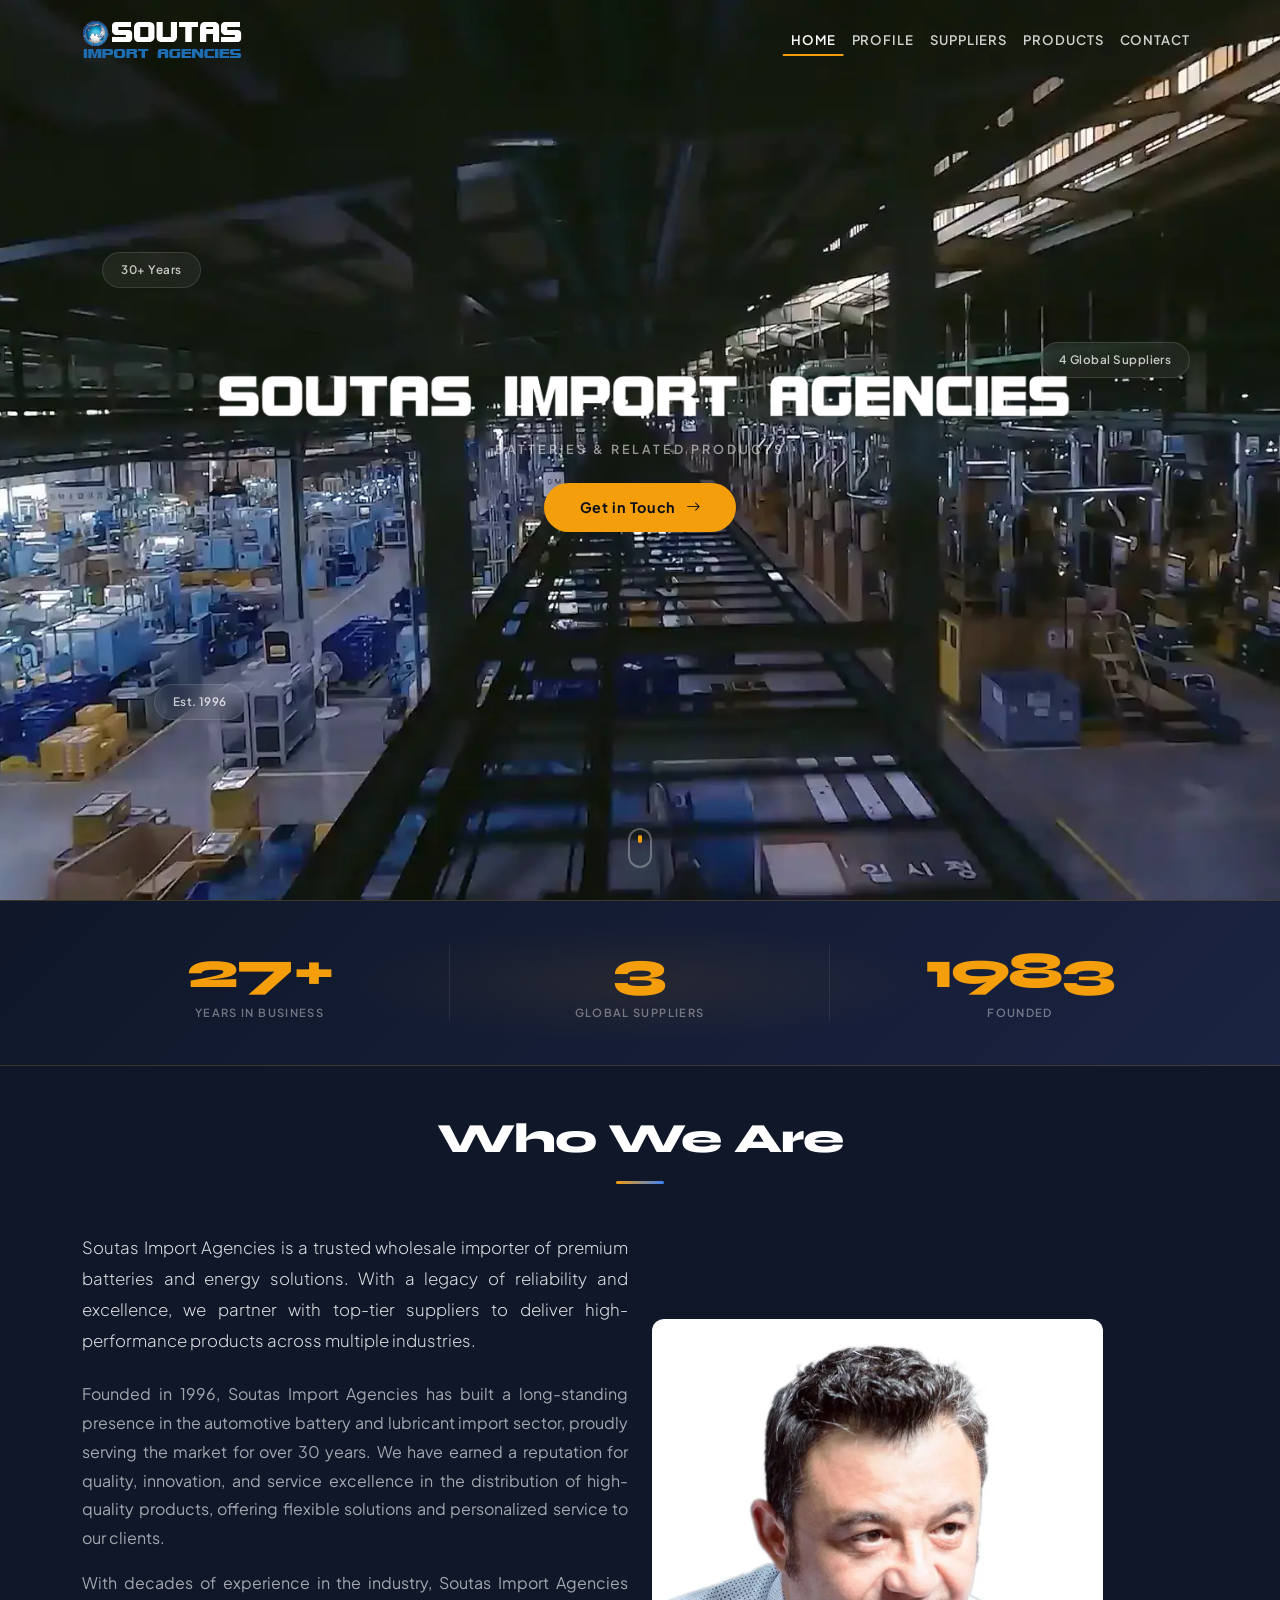
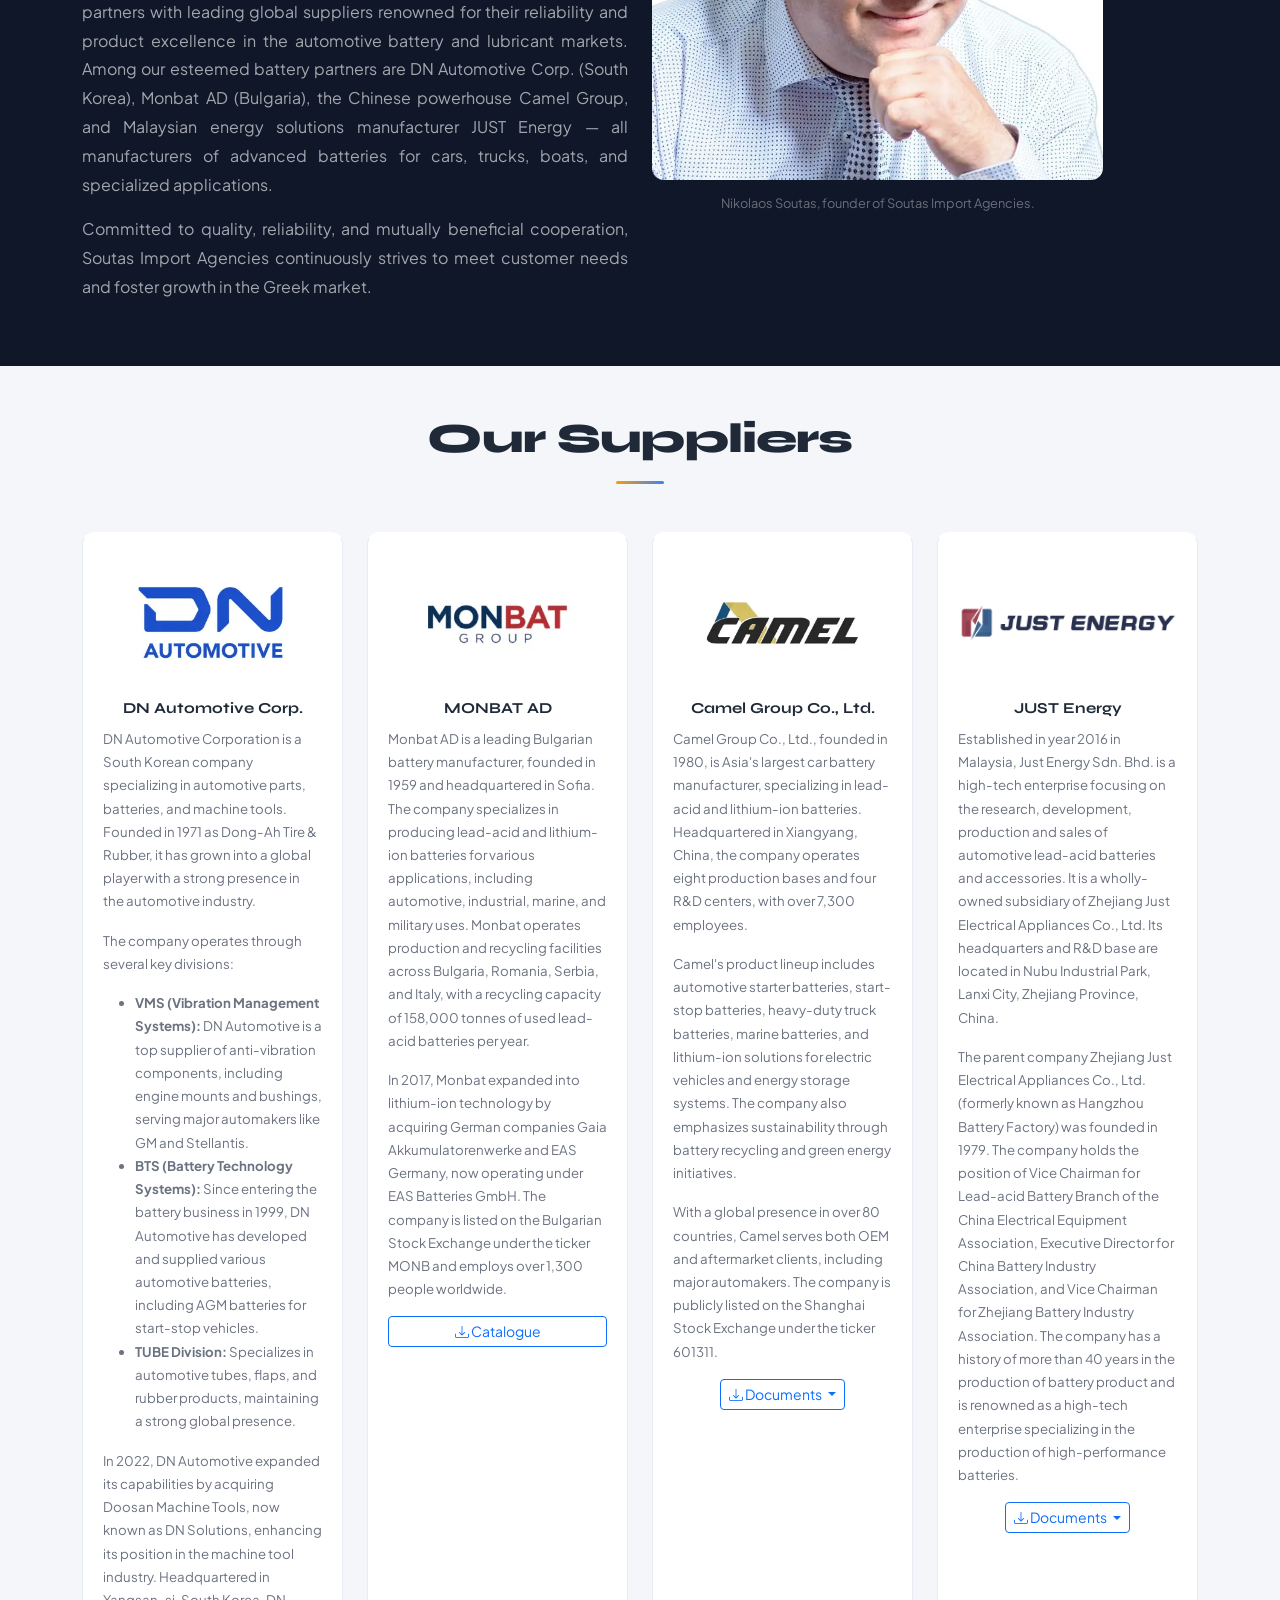
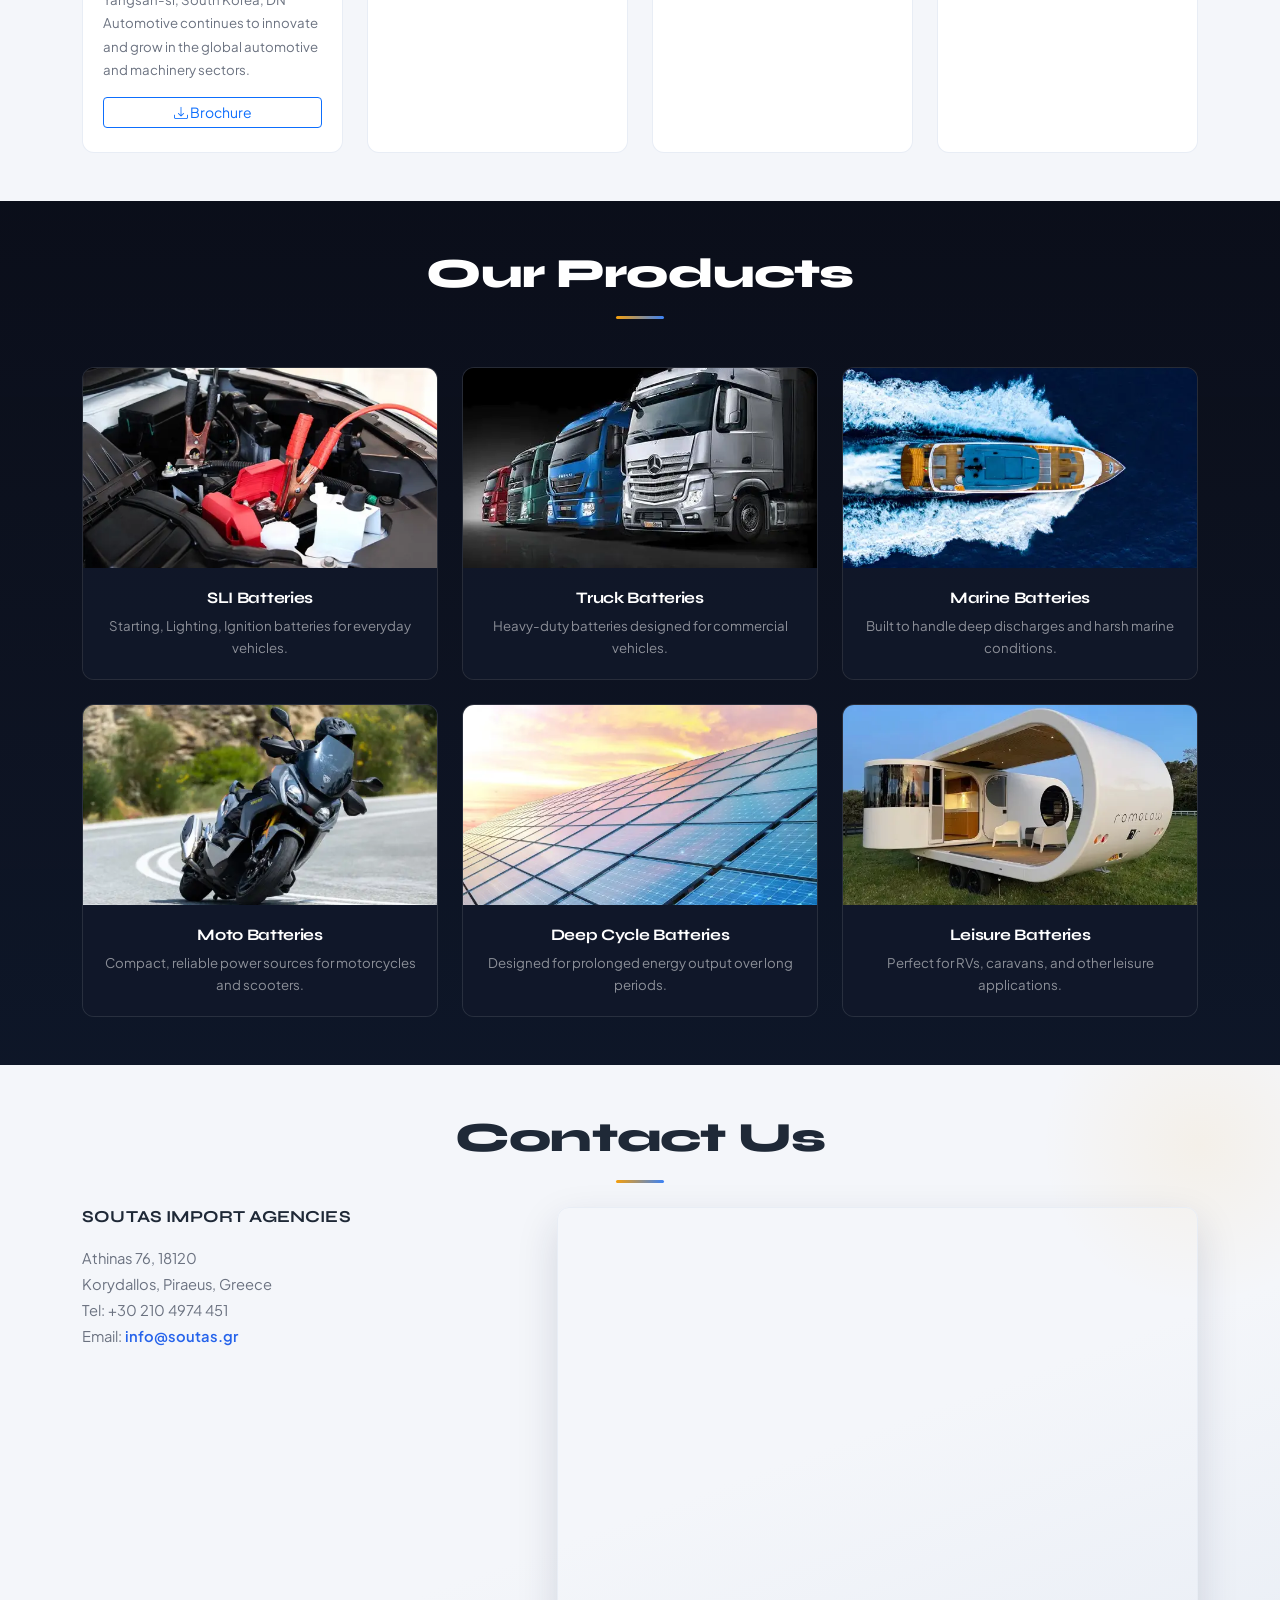
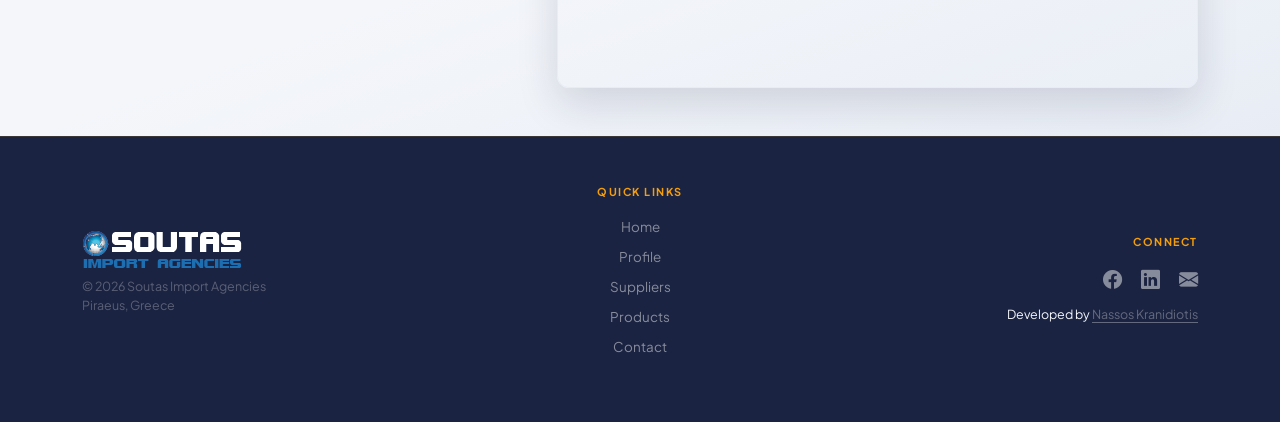
<file: index.html>
<!DOCTYPE html>
<html lang="en">
<head>
  <meta charset="UTF-8" />
  <meta name="viewport" content="width=device-width, initial-scale=1.0" />
  <title>Soutas Import Agencies</title>
  <meta name="title" content="Soutas Import Agencies – Batteries & Lubricants Importer">
  <meta name="description" content="Soutas Import Agencies imports and distributes high-quality batteries and lubricants from leading global suppliers across Greece, Cyprus, and the Balkans.">

  <meta name="keywords" content="batteries, lubricants, automotive, truck batteries, marine batteries, import, Greece, Cyprus, Balkans">
  <meta name="author" content="Soutas Import Agencies">

  <!-- Open Graph Meta Tags -->
  <meta property="og:title" content="Soutas Import Agencies – Batteries & Lubricants Importer">
  <meta property="og:description" content="Over 35 years of experience importing and distributing premium batteries and lubricants. Partners with DN, Monbat, Camel, and JUST Energy.">
  <meta property="og:type" content="business.business">
  <meta property="og:locale" content="en_US">

  <!-- Favicon -->
  <link rel="icon" href="assets/favicon.ico" type="image/x-icon">

  <!-- Bootstrap CSS -->
  <link
    href="https://cdn.jsdelivr.net/npm/bootstrap@5.3.3/dist/css/bootstrap.min.css"
    rel="stylesheet"
  />

  <!-- Google Fonts -->
  <link rel="preconnect" href="https://fonts.googleapis.com">
  <link rel="preconnect" href="https://fonts.gstatic.com" crossorigin>
  <link href="https://fonts.googleapis.com/css2?family=Syne:wght@600;700;800&family=Plus+Jakarta+Sans:wght@400;500;600;700&display=swap" rel="stylesheet">

  <!-- Custom CSS -->
  <link rel="stylesheet" href="style.css" />

  <!-- Bootstrap Icons -->
  <link rel="stylesheet" href="https://cdn.jsdelivr.net/npm/bootstrap-icons@1.10.5/font/bootstrap-icons.css">

  <!-- AOS (Animate On Scroll) CSS -->
  <link href="https://cdn.jsdelivr.net/npm/aos@2.3.4/dist/aos.css" rel="stylesheet">

  <!-- Structured Data (JSON-LD) -->
  <script type="application/ld+json">
  {
    "@context": "https://schema.org",
    "@type": "LocalBusiness",
    "name": "Soutas Import Agencies",
    "image": "https://soutas.gr/assets/logo.png",
    "description": "Trusted importer and distributor of premium batteries and lubricants with over 35 years of experience.",
    "address": {
      "@type": "PostalAddress",
      "streetAddress": "Athinas 76",
      "addressLocality": "Korydallos, Piraeus",
      "postalCode": "18120",
      "addressCountry": "GR"
    },
    "telephone": "+30 210 4974 451",
    "email": "info@soutas.gr",
    "url": "https://soutas.gr",
    "sameAs": [
      "https://www.facebook.com/soutas.import",
      "https://www.linkedin.com/company/soutas-import-agencies"
    ],
    "priceRange": "$$",
    "areaServed": ["GR", "CY", "BG", "RS", "RO"],
    "foundingDate": "1994"
  }
  </script>

</head>
<body>

  <!-- Scroll Progress Bar -->
  <div id="scroll-progress"></div>

  <!-- Video Background -->
  <video class="video-background" autoplay muted loop playsinline poster="assets/video-poster.webp" preload="auto" aria-label="Background video of battery products">
    <source src="assets/hero.mp4" type="video/mp4" />
    Your browser does not support HTML5 video.
  </video>

  <!-- Navbar -->
  <nav class="navbar navbar-expand-lg navbar-dark fixed-top custom-navbar">
    <div class="container">
      <a class="navbar-brand d-flex align-items-center gap-2" href="#home">
        <img src="assets/logo.png" alt="Soutas Logo" height="40" loading="lazy">
      </a>
      <button
        class="navbar-toggler"
        type="button"
        data-bs-toggle="collapse"
        data-bs-target="#navbarNav"
        aria-controls="navbarNav"
        aria-expanded="false"
        aria-label="Toggle navigation"
      >
        <span class="navbar-toggler-icon"></span>
      </button>

      <div class="collapse navbar-collapse justify-content-end" id="navbarNav">
        <ul class="navbar-nav">
          <li class="nav-item">
            <a class="nav-link" href="#home">Home</a>
          </li>
          <li class="nav-item">
            <a class="nav-link" href="#profile">Profile</a>
          </li>
          <li class="nav-item">
            <a class="nav-link" href="#suppliers">Suppliers</a>
          </li>
          <li class="nav-item">
            <a class="nav-link" href="#products">Products</a>
          </li>
          <li class="nav-item">
            <a class="nav-link" href="#contact">Contact</a>
          </li>
        </ul>
      </div>
    </div>
  </nav>


  <!-- Hero Section -->
  <section id="home" class="hero-section min-vh-100 d-flex align-items-center justify-content-center text-white">
    <div class="hero-content text-center">
      <img src="assets/companyname.png" alt="Soutas Import Agencies" class="hero-logo img-fluid" loading="lazy">
      <p class="hero-tagline">BATTERIES &amp; RELATED PRODUCTS</p>
      <a href="#contact" class="btn btn-hero mt-4">Get in Touch <i class="bi bi-arrow-right ms-1"></i></a>
    </div>
    <!-- Floating stat chips -->
    <div class="hero-chips" aria-hidden="true">
      <div class="hero-chip">30+ Years</div>
      <div class="hero-chip">4 Global Suppliers</div>
      <div class="hero-chip">Est. 1996</div>
    </div>
    <!-- Scroll indicator -->
    <div class="scroll-indicator" aria-hidden="true">
      <span></span>
    </div>
  </section>


  <!-- Stats Bar -->
  <div class="stats-bar" data-aos="fade-up">
    <div class="container">
      <div class="row text-center">
        <div class="stat-item col-4">
          <span class="stat-number" data-target="30" data-suffix="+">0</span>
          <span class="stat-label">Years in Business</span>
        </div>
        <div class="stat-item col-4">
          <span class="stat-number" data-target="4">0</span>
          <span class="stat-label">Global Suppliers</span>
        </div>
        <div class="stat-item col-4">
          <span class="stat-number" data-target="1996">0</span>
          <span class="stat-label">Founded</span>
        </div>
      </div>
    </div>
  </div>


  <!-- Profile Section -->
  <section id="profile" class="profile-section py-5" data-aos="fade-up">
    <div class="container">
      <h2 class="section-heading mb-5 text-center">Who We Are</h2>
      <div class="row align-items-center">

        <!-- Text Column -->
        <div class="col-md-6 text-justify">
          <p class="lead">
            Soutas Import Agencies is a trusted wholesale importer of premium batteries and energy solutions.
            With a legacy of reliability and excellence, we partner with top-tier suppliers to deliver high-performance products across multiple industries.
          </p>
          <p>
            Founded in 1996, Soutas Import Agencies has built a long-standing presence in the automotive battery and lubricant import sector, proudly serving the market for over 30 years. We have earned a reputation for quality, innovation, and service excellence in the distribution of high-quality products, offering flexible solutions and personalized service to our clients.
          </p>
          <p>
            With decades of experience in the industry, Soutas Import Agencies partners with leading global suppliers renowned for their reliability and product excellence in the automotive battery and lubricant markets. Among our esteemed battery partners are DN Automotive Corp. (South Korea), Monbat AD (Bulgaria), the Chinese powerhouse Camel Group, and Malaysian energy solutions manufacturer JUST Energy — all manufacturers of advanced batteries for cars, trucks, boats, and specialized applications.
          </p>
          <p>
            Committed to quality, reliability, and mutually beneficial cooperation, Soutas Import Agencies continuously strives to meet customer needs and foster growth in the Greek market.
          </p>
        </div>

        <!-- Image Column -->
        <div class="col-md-5 text-center">
          <div class="founder-img-wrap">
            <img src="assets/founder.webp" alt="Nikolaos Soutas, founder of Soutas Import Agencies" class="img-fluid" loading="lazy">
            <p class="founder-caption">Nikolaos Soutas, founder of Soutas Import Agencies.</p>
          </div>
        </div>

      </div>
    </div>
  </section>


  <!-- Suppliers Section -->
  <section id="suppliers" class="py-5">
    <div class="container">
      <h2 class="section-heading mb-5 text-center">Our Suppliers</h2>
      <div class="row gx-4 gy-4 text-center justify-content-center">

        <!-- Supplier 1 -->
        <div class="col-md-3 supplier-card" data-aos="fade-up" data-aos-delay="0">
          <div class="card">
            <img src="assets/dn.webp" alt="DN Automotive Corp." class="img-fluid mb-3" loading="lazy">
            <h5>DN Automotive Corp.</h5>
            <p class="text-justify">DN Automotive Corporation is a South Korean company specializing in automotive parts, batteries, and machine tools. Founded in 1971 as Dong-Ah Tire &amp; Rubber, it has grown into a global player with a strong presence in the automotive industry.</p>
            <p class="text-justify">The company operates through several key divisions:</p>
            <ul class="text-justify">
              <li><strong>VMS (Vibration Management Systems):</strong> DN Automotive is a top supplier of anti-vibration components, including engine mounts and bushings, serving major automakers like GM and Stellantis.</li>
              <li><strong>BTS (Battery Technology Systems):</strong> Since entering the battery business in 1999, DN Automotive has developed and supplied various automotive batteries, including AGM batteries for start-stop vehicles.</li>
              <li><strong>TUBE Division:</strong> Specializes in automotive tubes, flaps, and rubber products, maintaining a strong global presence.</li>
            </ul>
            <p class="text-justify">In 2022, DN Automotive expanded its capabilities by acquiring Doosan Machine Tools, now known as DN Solutions, enhancing its position in the machine tool industry. Headquartered in Yangsan-si, South Korea, DN Automotive continues to innovate and grow in the global automotive and machinery sectors.</p>
            <a href="assets/documents/dn/brochure.pdf" class="btn btn-outline-primary btn-sm" download>
              <i class="bi bi-download"></i> Brochure
            </a>
          </div>
        </div>

        <!-- Supplier 2 -->
        <div class="col-md-3 supplier-card" data-aos="fade-up" data-aos-delay="100">
          <div class="card">
            <img src="assets/monbat.webp" alt="MONBAT AD" class="img-fluid mb-3" loading="lazy">
            <h5>MONBAT AD</h5>
            <p class="text-justify">Monbat AD is a leading Bulgarian battery manufacturer, founded in 1959 and headquartered in Sofia. The company specializes in producing lead-acid and lithium-ion batteries for various applications, including automotive, industrial, marine, and military uses. Monbat operates production and recycling facilities across Bulgaria, Romania, Serbia, and Italy, with a recycling capacity of 158,000 tonnes of used lead-acid batteries per year.</p>
            <p class="text-justify">In 2017, Monbat expanded into lithium-ion technology by acquiring German companies Gaia Akkumulatorenwerke and EAS Germany, now operating under EAS Batteries GmbH. The company is listed on the Bulgarian Stock Exchange under the ticker MONB and employs over 1,300 people worldwide.</p>
            <a href="assets/documents/monbat/Catalogue%20Automotive.pdf" class="btn btn-outline-primary btn-sm" download>
              <i class="bi bi-download"></i> Catalogue
            </a>
          </div>
        </div>

        <!-- Supplier 3 -->
        <div class="col-md-3 supplier-card" data-aos="fade-up" data-aos-delay="200">
          <div class="card">
            <img src="assets/camel.webp" alt="Camel Group Co., Ltd." class="img-fluid mb-3" loading="lazy">
            <h5>Camel Group Co., Ltd.</h5>
            <p class="text-justify">Camel Group Co., Ltd., founded in 1980, is Asia's largest car battery manufacturer, specializing in lead-acid and lithium-ion batteries. Headquartered in Xiangyang, China, the company operates eight production bases and four R&amp;D centers, with over 7,300 employees.</p>
            <p class="text-justify">Camel's product lineup includes automotive starter batteries, start-stop batteries, heavy-duty truck batteries, marine batteries, and lithium-ion solutions for electric vehicles and energy storage systems. The company also emphasizes sustainability through battery recycling and green energy initiatives.</p>
            <p class="text-justify">With a global presence in over 80 countries, Camel serves both OEM and aftermarket clients, including major automakers. The company is publicly listed on the Shanghai Stock Exchange under the ticker 601311.</p>
            <div class="dropdown">
              <button class="btn btn-outline-primary btn-sm dropdown-toggle" type="button" data-bs-toggle="dropdown" aria-expanded="false">
                <i class="bi bi-download"></i> Documents
              </button>
              <ul class="dropdown-menu">
                <li><a class="dropdown-item" href="assets/documents/camel/Energy%20Storage.pdf" download>Energy Storage</a></li>
                <li><a class="dropdown-item" href="assets/documents/camel/Jump%20Starter.pdf" download>Jump Starter</a></li>
                <li><a class="dropdown-item" href="assets/documents/camel/Multifunctional%20Car%20Jump%20Starter.pdf" download>Multifunctional Car Jump Starter</a></li>
                <li><a class="dropdown-item" href="assets/documents/camel/Multipurpose%20Battery%20Product.pdf" download>Multipurpose Battery Product</a></li>
                <li><a class="dropdown-item" href="assets/documents/camel/Multipurpose%20LFP%20Battery.pdf" download>Multipurpose LFP Battery</a></li>
                <li><a class="dropdown-item" href="assets/documents/camel/Portable%20Power%20Station.pdf" download>Portable Power Station</a></li>
                <li><a class="dropdown-item" href="assets/documents/camel/Residential%20Energy%20Storage.pdf" download>Residential Energy Storage</a></li>
              </ul>
            </div>
          </div>
        </div>

        <!-- Supplier 4 -->
        <div class="col-md-3 supplier-card" data-aos="fade-up" data-aos-delay="300">
          <div class="card">
            <img src="assets/just-energy.png" alt="JUST Energy" class="img-fluid mb-3" loading="lazy">
            <h5>JUST Energy</h5>
            <p class="text-justify">Established in year 2016 in Malaysia, Just Energy Sdn. Bhd. is a high-tech enterprise focusing on the research, development, production and sales of automotive lead-acid batteries and accessories. It is a wholly-owned subsidiary of Zhejiang Just Electrical Appliances Co., Ltd. Its headquarters and R&amp;D base are located in Nubu Industrial Park, Lanxi City, Zhejiang Province, China.</p>
            <p class="text-justify">The parent company Zhejiang Just Electrical Appliances Co., Ltd. (formerly known as Hangzhou Battery Factory) was founded in 1979. The company holds the position of Vice Chairman for Lead-acid Battery Branch of the China Electrical Equipment Association, Executive Director for China Battery Industry Association, and Vice Chairman for Zhejiang Battery Industry Association. The company has a history of more than 40 years in the production of battery product and is renowned as a high-tech enterprise specializing in the production of high-performance batteries.</p>
            <div class="dropdown">
              <button class="btn btn-outline-primary btn-sm dropdown-toggle" type="button" data-bs-toggle="dropdown" aria-expanded="false">
                <i class="bi bi-download"></i> Documents
              </button>
              <ul class="dropdown-menu">
                <li><a class="dropdown-item" href="assets/documents/just/brochure.pdf" download>Brochure</a></li>
                <li><a class="dropdown-item" href="assets/documents/just/AGM-EFB.pdf" download>AGM / EFB</a></li>
                <li><a class="dropdown-item" href="assets/documents/just/VRLA.pdf" download>VRLA</a></li>
                <li><a class="dropdown-item" href="assets/documents/just/Li.pdf" download>Lithium</a></li>
              </ul>
            </div>
          </div>
        </div>

      </div>
    </div>
  </section>


  <!-- Products Section -->
  <section id="products" class="py-5">
    <div class="container">
      <h2 class="section-heading section-heading--light mb-5 text-center">Our Products</h2>
      <div class="row g-4">

        <!-- SLI Batteries -->
        <div class="col-sm-6 col-lg-4">
          <div class="card product-card h-100" data-aos="fade-up" data-aos-delay="0">
            <img src="assets/sli.webp" class="card-img-top" alt="SLI Batteries" loading="lazy">
            <div class="card-body text-center">
              <h5 class="card-title">SLI Batteries</h5>
              <p class="card-text">Starting, Lighting, Ignition batteries for everyday vehicles.</p>
            </div>
          </div>
        </div>

        <!-- Truck Batteries -->
        <div class="col-sm-6 col-lg-4">
          <div class="card product-card h-100" data-aos="fade-up" data-aos-delay="100">
            <img src="assets/truck.webp" class="card-img-top" alt="Truck Batteries" loading="lazy">
            <div class="card-body text-center">
              <h5 class="card-title">Truck Batteries</h5>
              <p class="card-text">Heavy-duty batteries designed for commercial vehicles.</p>
            </div>
          </div>
        </div>

        <!-- Marine Batteries -->
        <div class="col-sm-6 col-lg-4">
          <div class="card product-card h-100" data-aos="fade-up" data-aos-delay="200">
            <img src="assets/marine.webp" class="card-img-top" alt="Marine Batteries" loading="lazy">
            <div class="card-body text-center">
              <h5 class="card-title">Marine Batteries</h5>
              <p class="card-text">Built to handle deep discharges and harsh marine conditions.</p>
            </div>
          </div>
        </div>

        <!-- Moto Batteries -->
        <div class="col-sm-6 col-lg-4">
          <div class="card product-card h-100" data-aos="fade-up" data-aos-delay="300">
            <img src="assets/moto.webp" class="card-img-top" alt="Motorcycle Batteries" loading="lazy">
            <div class="card-body text-center">
              <h5 class="card-title">Moto Batteries</h5>
              <p class="card-text">Compact, reliable power sources for motorcycles and scooters.</p>
            </div>
          </div>
        </div>

        <!-- Deep Cycle Batteries -->
        <div class="col-sm-6 col-lg-4">
          <div class="card product-card h-100" data-aos="fade-up" data-aos-delay="400">
            <img src="assets/deep-cycle.webp" class="card-img-top" alt="Deep Cycle Batteries" loading="lazy">
            <div class="card-body text-center">
              <h5 class="card-title">Deep Cycle Batteries</h5>
              <p class="card-text">Designed for prolonged energy output over long periods.</p>
            </div>
          </div>
        </div>

        <!-- Leisure Batteries -->
        <div class="col-sm-6 col-lg-4">
          <div class="card product-card h-100" data-aos="fade-up" data-aos-delay="500">
            <img src="assets/leisure.webp" class="card-img-top" alt="Leisure Batteries" loading="lazy">
            <div class="card-body text-center">
              <h5 class="card-title">Leisure Batteries</h5>
              <p class="card-text">Perfect for RVs, caravans, and other leisure applications.</p>
            </div>
          </div>
        </div>

      </div>
    </div>
  </section>


  <!-- Contact Section -->
  <section id="contact" class="contact-section py-5">
    <div class="container">
      <h2 class="section-heading mb-4 text-center">Contact Us</h2>
      <div class="row justify-content-center" data-aos="fade-up">

        <!-- Contact Info -->
        <div class="col-md-5 mb-4 contact-info-block">
          <h5 class="fw-bold">SOUTAS IMPORT AGENCIES</h5>
          <p class="mb-1">Athinas 76, 18120</p>
          <p class="mb-1">Korydallos, Piraeus, Greece</p>
          <p class="mb-1">Tel: +30 210 4974 451</p>
          <p>Email: <a href="mailto:info@soutas.gr">info@soutas.gr</a></p>
        </div>

        <!-- Embedded Google Map -->
        <div class="col-md-7">
          <div class="ratio ratio-4x3">
            <iframe src="https://www.google.com/maps/embed?pb=!1m18!1m12!1m3!1d3145.0224067247746!2d23.64868987648002!3d37.976606400507094!2m3!1f0!2f0!3f0!3m2!1i1024!2i768!4f13.1!3m3!1m2!1s0x14a1bb716eb73775%3A0xb2956a443594f9bd!2sAthinas%2076%2C%20Koridallos%20181%2020!5e0!3m2!1sen!2sgr!4v1747737452513!5m2!1sen!2sgr" width="600" height="450" style="border:0;" allowfullscreen="" loading="lazy" referrerpolicy="no-referrer-when-downgrade">
            </iframe>
          </div>
        </div>

      </div>
    </div>
  </section>


  <footer class="site-footer text-light py-5">
    <div class="container text-center text-md-start">
      <div class="row align-items-center">

        <!-- Logo -->
        <div class="col-md-4 mb-3 mb-md-0 text-center text-md-start">
          <img src="assets/logo.png" alt="Soutas Logo" height="40" class="mb-2" loading="lazy">
          <p class="copyright mb-0">&copy; <span id="year"></span> Soutas Import Agencies</p>
          <p class="copyright">Piraeus, Greece</p>
        </div>

        <!-- Quick Links -->
        <div class="col-md-4 mb-3 mb-md-0 text-center">
          <h6>Quick Links</h6>
          <ul class="list-unstyled">
            <li><a href="#home">Home</a></li>
            <li><a href="#profile">Profile</a></li>
            <li><a href="#suppliers">Suppliers</a></li>
            <li><a href="#products">Products</a></li>
            <li><a href="#contact">Contact</a></li>
          </ul>
        </div>

        <!-- Social Media -->
        <div class="col-md-4 text-center text-md-end">
          <h6>Connect</h6>
          <a href="https://www.facebook.com/soutas.import" class="social-link me-3" aria-label="Facebook" target="_blank" rel="noopener noreferrer"><i class="bi bi-facebook"></i></a>
          <a href="https://www.linkedin.com/company/soutas-import-agencies" class="social-link me-3" aria-label="LinkedIn" target="_blank" rel="noopener noreferrer"><i class="bi bi-linkedin"></i></a>
          <a href="mailto:info@soutas.gr" class="social-link" aria-label="Email"><i class="bi bi-envelope-fill"></i></a>
          <p class="dev-credit">
            Developed by <a href="https://nassoskranidiotis.com" target="_blank">Nassos Kranidiotis</a>
          </p>
        </div>

      </div>
    </div>
  </footer>

  <!-- Back to Top Button -->
  <button id="backToTop" class="btn btn-back-top position-fixed" style="display:none" aria-label="Back to top">
    <i class="bi bi-arrow-up"></i>
  </button>


  <!-- Bootstrap JS -->
  <script src="https://cdn.jsdelivr.net/npm/bootstrap@5.3.3/dist/js/bootstrap.bundle.min.js"></script>

  <!-- AOS JS -->
  <script src="https://cdn.jsdelivr.net/npm/aos@2.3.4/dist/aos.js"></script>

  <!-- Custom JS -->
  <script src="script.js"></script>

</body>
</html>
</file>
<file: style.css>
/* ============================================================
   BLOCK 1 — ROOT VARIABLES + BASE RESET
   ============================================================ */
:root {
  /* Dark tones */
  --color-void:           #0B0F1A;
  --color-midnight:       #0F1729;
  --color-navy:           #1A2341;
  --color-navy-light:     #232E52;

  /* Amber / Gold — primary accent */
  --color-amber:          #F59E0B;
  --color-gold:           #FBBF24;
  --color-amber-dark:     #D97706;
  --color-amber-tint:     #FEF3C7;

  /* Electric Blue — secondary accent */
  --color-electric:       #2563EB;
  --color-electric-light: #3B82F6;

  /* Neutrals */
  --color-surface:        #F4F6FA;
  --color-ice:            #E8EDF5;
  --color-muted:          #6B7280;
  --color-ink:            #1F2937;
  --color-white:          #FFFFFF;

  /* Typography */
  --font-heading: 'Syne', sans-serif;
  --font-body:    'Plus Jakarta Sans', sans-serif;

  /* Motion */
  --transition-base:   0.3s ease;
  --transition-smooth: 0.5s cubic-bezier(0.4, 0, 0.2, 1);
  --radius-card:       12px;
  --radius-sm:         6px;

  /* Bootstrap token overrides */
  --bs-primary:        #F59E0B;
  --bs-primary-rgb:    245, 158, 11;
  --bs-dark:           #0F1729;
  --bs-dark-rgb:       15, 23, 41;
  --bs-light:          #F4F6FA;
  --bs-light-rgb:      244, 246, 250;
}

*, *::before, *::after {
  box-sizing: border-box;
}

html {
  scroll-behavior: smooth;
  font-size: 16px;
}

html, body {
  height: 100%;
}

body {
  font-family: var(--font-body);
  color: var(--color-ink);
  background-color: var(--color-void);
  overflow-x: hidden;
}

h1, h2, h3, h4, h5, h6 {
  font-family: var(--font-heading);
  font-weight: 700;
  letter-spacing: -0.02em;
}

section {
  scroll-margin-top: 66px;
}

.text-justify {
  text-align: justify;
}


/* ============================================================
   BLOCK 2 — SCROLL PROGRESS BAR
   ============================================================ */
#scroll-progress {
  position: fixed;
  top: 0;
  left: 0;
  height: 3px;
  width: 0%;
  background: linear-gradient(90deg, var(--color-amber), var(--color-electric-light));
  z-index: 9999;
  transition: width 0.1s linear;
}


/* ============================================================
   BLOCK 3 — VIDEO BACKGROUND
   ============================================================ */
.video-background {
  position: fixed;
  top: 0;
  left: 0;
  width: 100%;
  height: 100%;
  object-fit: cover;
  z-index: -1;
}


/* ============================================================
   BLOCK 4 — NAVBAR
   ============================================================ */
.custom-navbar {
  background-color: transparent;
  backdrop-filter: none;
  border-bottom: 1px solid transparent;
  transition: background-color 0.4s ease, border-color 0.4s ease, backdrop-filter 0.4s ease;
  padding-top: 14px;
  padding-bottom: 14px;
}

.custom-navbar.scrolled {
  background-color: rgba(15, 23, 41, 0.92);
  backdrop-filter: blur(12px);
  -webkit-backdrop-filter: blur(12px);
  border-bottom-color: rgba(245, 158, 11, 0.15);
  box-shadow: 0 4px 24px rgba(0, 0, 0, 0.3);
}

.navbar-brand img {
  transition: transform var(--transition-base);
}

.navbar-brand:hover img {
  transform: scale(1.04);
}

.nav-link {
  font-family: var(--font-body);
  font-weight: 600;
  font-size: 0.82rem;
  letter-spacing: 0.07em;
  text-transform: uppercase;
  color: rgba(255, 255, 255, 0.8) !important;
  position: relative;
  padding-bottom: 6px;
  transition: color var(--transition-base);
}

.nav-link::after {
  content: '';
  position: absolute;
  bottom: 0;
  left: 50%;
  transform: translateX(-50%);
  width: 0;
  height: 2px;
  background: var(--color-amber);
  border-radius: 2px;
  transition: width var(--transition-smooth);
}

.nav-link:hover,
.nav-link.active {
  color: var(--color-white) !important;
}

.nav-link:hover::after,
.nav-link.active::after {
  width: 100%;
}

.nav-link:focus {
  outline: none;
  box-shadow: none;
}


/* ============================================================
   BLOCK 5 — SECTION HEADINGS
   ============================================================ */
.section-heading {
  font-family: var(--font-heading);
  font-weight: 800;
  font-size: clamp(1.8rem, 4vw, 2.6rem);
  color: var(--color-ink);
  display: block;
  position: relative;
  padding-bottom: 20px;
}

.section-heading::after {
  content: '';
  position: absolute;
  bottom: 0;
  left: 50%;
  transform: translateX(-50%);
  width: 48px;
  height: 3px;
  background: linear-gradient(90deg, var(--color-amber), var(--color-electric-light));
  border-radius: 2px;
}

.section-heading--light {
  color: var(--color-white);
}


/* ============================================================
   BLOCK 6 — HERO SECTION
   ============================================================ */
.hero-section {
  position: relative;
  min-height: 100vh;
  overflow: hidden;
}

.hero-content {
  animation: heroReveal 1.2s cubic-bezier(0.16, 1, 0.3, 1) 0.3s both;
  position: relative;
  z-index: 2;
}

@keyframes heroReveal {
  from {
    opacity: 0;
    clip-path: inset(0 0 100% 0);
    transform: translateY(20px);
  }
  to {
    opacity: 1;
    clip-path: inset(0 0 0% 0);
    transform: translateY(0);
  }
}

.hero-logo {
  max-height: 56px;
  filter: brightness(1.1);
  margin-bottom: 16px;
}

.hero-tagline {
  font-family: var(--font-body);
  font-weight: 600;
  font-size: 0.78rem;
  letter-spacing: 0.24em;
  text-transform: uppercase;
  color: rgba(255, 255, 255, 0.55);
  margin-bottom: 0;
}

.btn-hero {
  font-family: var(--font-body);
  font-weight: 700;
  font-size: 0.9rem;
  letter-spacing: 0.04em;
  color: var(--color-void);
  background: var(--color-amber);
  border: none;
  padding: 14px 36px;
  border-radius: 50px;
  position: relative;
  overflow: hidden;
  display: inline-flex;
  align-items: center;
  gap: 6px;
  transition: transform 0.3s ease, box-shadow 0.3s ease, color 0.3s ease;
  animation: heroBtnPulse 3s ease-in-out 1.8s infinite;
  text-decoration: none;
}

.btn-hero::before {
  content: '';
  position: absolute;
  inset: 0;
  background: linear-gradient(135deg, var(--color-gold), var(--color-amber-dark));
  opacity: 0;
  transition: opacity 0.3s ease;
  border-radius: 50px;
}

.btn-hero:hover {
  color: var(--color-void);
  transform: translateY(-3px);
  box-shadow: 0 20px 40px rgba(245, 158, 11, 0.45);
  animation: none;
}

.btn-hero:hover::before {
  opacity: 1;
}

.btn-hero i {
  position: relative;
  z-index: 1;
}

@keyframes heroBtnPulse {
  0%, 100% { box-shadow: 0 0 0 0 rgba(245, 158, 11, 0.55); }
  50%       { box-shadow: 0 0 0 18px rgba(245, 158, 11, 0); }
}

/* Floating hero chips */
.hero-chips {
  position: absolute;
  inset: 0;
  pointer-events: none;
  z-index: 1;
}

.hero-chip {
  position: absolute;
  background: rgba(255, 255, 255, 0.06);
  border: 1px solid rgba(255, 255, 255, 0.12);
  backdrop-filter: blur(8px);
  -webkit-backdrop-filter: blur(8px);
  color: rgba(255, 255, 255, 0.75);
  font-family: var(--font-body);
  font-size: 0.73rem;
  font-weight: 600;
  letter-spacing: 0.04em;
  padding: 8px 18px;
  border-radius: 50px;
  animation: chipFloat 6s ease-in-out infinite;
}

.hero-chip:nth-child(1) {
  top: 28%;
  left: 8%;
  animation-delay: 0s;
}

.hero-chip:nth-child(2) {
  top: 38%;
  right: 7%;
  animation-delay: 2s;
}

.hero-chip:nth-child(3) {
  bottom: 20%;
  left: 12%;
  animation-delay: 4s;
}

@keyframes chipFloat {
  0%, 100% { transform: translateY(0px); opacity: 0.7; }
  50%       { transform: translateY(-10px); opacity: 1; }
}

/* Scroll indicator */
.scroll-indicator {
  position: absolute;
  bottom: 32px;
  left: 50%;
  transform: translateX(-50%);
  z-index: 2;
}

.scroll-indicator span {
  display: block;
  width: 24px;
  height: 40px;
  border: 2px solid rgba(255, 255, 255, 0.3);
  border-radius: 20px;
  position: relative;
}

.scroll-indicator span::before {
  content: '';
  position: absolute;
  top: 5px;
  left: 50%;
  transform: translateX(-50%);
  width: 4px;
  height: 8px;
  background: var(--color-amber);
  border-radius: 4px;
  animation: scrollBob 2.4s ease-in-out infinite;
}

@keyframes scrollBob {
  0%, 100% { top: 5px; opacity: 1; }
  80%       { top: 20px; opacity: 0; }
}


/* ============================================================
   BLOCK 7 — STATS BAR
   ============================================================ */
.stats-bar {
  background: linear-gradient(135deg, var(--color-midnight) 0%, var(--color-navy) 100%);
  border-top: 1px solid rgba(245, 158, 11, 0.2);
  border-bottom: 1px solid rgba(245, 158, 11, 0.2);
  padding: 44px 0;
  position: relative;
  overflow: hidden;
}

.stats-bar::before {
  content: '';
  position: absolute;
  top: 50%;
  left: 50%;
  transform: translate(-50%, -50%);
  width: 600px;
  height: 120px;
  background: radial-gradient(ellipse, rgba(245, 158, 11, 0.08) 0%, transparent 70%);
  pointer-events: none;
}

.stat-item {
  border-right: 1px solid rgba(255, 255, 255, 0.08);
  padding: 0 16px;
}

.stat-item:last-child {
  border-right: none;
}

.stat-number {
  display: block;
  font-family: var(--font-heading);
  font-weight: 800;
  font-size: clamp(2.2rem, 5vw, 3.2rem);
  color: var(--color-amber);
  line-height: 1;
  letter-spacing: -0.03em;
}

.stat-label {
  display: block;
  font-family: var(--font-body);
  font-size: 0.7rem;
  font-weight: 600;
  letter-spacing: 0.12em;
  text-transform: uppercase;
  color: rgba(255, 255, 255, 0.4);
  margin-top: 8px;
}


/* ============================================================
   BLOCK 8 — PROFILE SECTION
   ============================================================ */
.profile-section {
  background-color: var(--color-midnight);
  color: var(--color-white);
}

.profile-section .section-heading {
  color: var(--color-white);
}

.profile-section .lead {
  font-size: 1.05rem;
  line-height: 1.85;
  color: rgba(255, 255, 255, 0.85);
  margin-bottom: 1.5rem;
}

.profile-section p {
  color: rgba(255, 255, 255, 0.62);
  line-height: 1.8;
}

.founder-img-wrap {
  position: relative;
  display: inline-block;
}

.profile-section img {
  border-radius: var(--radius-card);
  transition: transform var(--transition-smooth), box-shadow var(--transition-smooth);
  position: relative;
  z-index: 1;
}

.profile-section img:hover {
  transform: scale(1.02);
  box-shadow: 0 24px 48px rgba(0, 0, 0, 0.5), 0 0 0 2px rgba(245, 158, 11, 0.4);
}

.profile-section .founder-caption {
  color: rgba(255, 255, 255, 0.38);
  font-size: 0.8rem;
  margin-top: 12px;
}


/* ============================================================
   BLOCK 9 — SUPPLIERS SECTION
   ============================================================ */
#suppliers {
  background-color: var(--color-surface);
  color: var(--color-ink);
}

#suppliers .section-heading {
  color: var(--color-ink);
}

.supplier-card {
  display: flex;
}

.supplier-card .card {
  border: 1px solid var(--color-ice);
  border-top: 3px solid transparent;
  border-radius: var(--radius-card);
  background: var(--color-white);
  transition: border-color var(--transition-base), transform var(--transition-smooth), box-shadow var(--transition-smooth);
  padding: 28px 20px 24px;
  width: 100%;
}

.supplier-card .card:hover {
  border-top-color: var(--color-amber);
  transform: translateY(-6px);
  box-shadow: 0 20px 40px rgba(26, 35, 65, 0.12);
}

.supplier-card img {
  height: 120px;
  object-fit: contain;
  filter: grayscale(25%);
  transition: filter var(--transition-base);
  margin-bottom: 16px;
}

.supplier-card .card:hover img {
  filter: grayscale(0%);
}

.supplier-card h5 {
  font-family: var(--font-heading);
  font-weight: 700;
  color: var(--color-ink);
  font-size: 0.95rem;
  margin-bottom: 10px;
  letter-spacing: 0;
}

.supplier-card p,
.supplier-card ul {
  font-size: 0.83rem;
  color: var(--color-muted);
  line-height: 1.75;
  text-align: left;
}

.supplier-card li {
  color: var(--color-muted);
}

#suppliers .text-muted {
  color: var(--color-muted) !important;
}


/* ============================================================
   BLOCK 10 — PRODUCTS SECTION
   ============================================================ */
#products {
  background: url('assets/products-bg.jpg') no-repeat center center;
  background-size: cover;
  background-attachment: fixed;
  padding: 80px 0;
  position: relative;
  z-index: 1;
}

#products::before {
  content: '';
  position: absolute;
  inset: 0;
  background: linear-gradient(
    to bottom,
    rgba(11, 15, 26, 0.88) 0%,
    rgba(15, 23, 41, 0.92) 100%
  );
  z-index: 0;
}

#products > * {
  position: relative;
  z-index: 1;
}

.product-card {
  background: rgba(255, 255, 255, 0.04);
  border: 1px solid rgba(255, 255, 255, 0.08) !important;
  border-radius: var(--radius-card) !important;
  overflow: hidden;
  color: var(--color-white);
  transition: transform var(--transition-smooth), box-shadow var(--transition-smooth);
  position: relative;
}

.product-card::before {
  content: '';
  position: absolute;
  inset: -1px;
  border-radius: calc(var(--radius-card) + 1px);
  background: linear-gradient(135deg, var(--color-amber), var(--color-electric-light));
  opacity: 0;
  transition: opacity var(--transition-smooth);
  z-index: -1;
}

.product-card:hover {
  transform: translateY(-8px);
  box-shadow: 0 24px 48px rgba(0, 0, 0, 0.45);
}

.product-card:hover::before {
  opacity: 1;
}

.product-card .card-img-top {
  height: 200px;
  object-fit: cover;
  transition: transform 0.6s ease;
}

.product-card:hover .card-img-top {
  transform: scale(1.05);
}

.product-card .card-body {
  background: rgba(15, 23, 41, 0.82);
  padding: 20px;
}

.product-card .card-title {
  font-family: var(--font-heading);
  font-weight: 700;
  font-size: 1rem;
  color: var(--color-white);
  margin-bottom: 8px;
}

.product-card .card-text {
  font-size: 0.83rem;
  color: rgba(255, 255, 255, 0.52);
  line-height: 1.65;
}

#products .text-muted {
  color: rgba(255, 255, 255, 0.52) !important;
}


/* ============================================================
   BLOCK 11 — CONTACT SECTION
   ============================================================ */
.contact-section {
  background: linear-gradient(160deg, var(--color-surface) 60%, var(--color-ice) 100%);
  color: var(--color-ink);
  position: relative;
  overflow: hidden;
}

.contact-section::before {
  content: '';
  position: absolute;
  top: -80px;
  right: -80px;
  width: 320px;
  height: 320px;
  background: radial-gradient(circle, rgba(245, 158, 11, 0.07) 0%, transparent 70%);
  pointer-events: none;
}

.contact-section .section-heading {
  color: var(--color-ink);
}

.contact-info-block h5 {
  font-family: var(--font-heading);
  font-weight: 800;
  font-size: 1.05rem;
  color: var(--color-ink);
  margin-bottom: 20px;
  letter-spacing: 0.01em;
}

.contact-info-block p {
  color: var(--color-muted);
  font-size: 0.92rem;
  margin-bottom: 6px;
}

.contact-info-block a {
  color: var(--color-electric);
  text-decoration: none;
  font-weight: 600;
  transition: color var(--transition-base);
}

.contact-info-block a:hover {
  color: var(--color-amber);
}

.contact-section .ratio {
  border-radius: var(--radius-card);
  overflow: hidden;
  box-shadow: 0 16px 40px rgba(26, 35, 65, 0.15);
  border: 1px solid var(--color-ice);
}


/* ============================================================
   BLOCK 12 — FOOTER
   ============================================================ */
.site-footer {
  background: var(--color-navy);
  border-top: 1px solid rgba(245, 158, 11, 0.15);
}

.site-footer h6 {
  font-family: var(--font-body);
  font-size: 0.68rem;
  font-weight: 700;
  letter-spacing: 0.14em;
  text-transform: uppercase;
  color: var(--color-amber);
  margin-bottom: 16px;
}

.site-footer ul li {
  margin-bottom: 6px;
}

.site-footer ul li a {
  font-size: 0.84rem;
  color: rgba(255, 255, 255, 0.48);
  text-decoration: none;
  transition: color var(--transition-base), padding-left var(--transition-base);
  display: inline-block;
}

.site-footer ul li a:hover {
  color: var(--color-white);
  padding-left: 4px;
}

.social-link {
  color: rgba(255, 255, 255, 0.48);
  font-size: 1.2rem;
  transition: color var(--transition-base), transform var(--transition-base);
  display: inline-block;
  text-decoration: none;
}

.social-link:hover {
  color: var(--color-amber);
  transform: translateY(-2px);
}

.site-footer .copyright {
  font-size: 0.78rem;
  color: rgba(255, 255, 255, 0.28);
}

.site-footer .dev-credit {
  font-size: 0.78rem;
  margin-top: 12px;
  margin-bottom: 0;
}

.site-footer .dev-credit a {
  color: rgba(255, 255, 255, 0.32);
  text-decoration: underline;
  text-underline-offset: 3px;
  transition: color var(--transition-base);
}

.site-footer .dev-credit a:hover {
  color: var(--color-amber);
}


/* ============================================================
   BLOCK 13 — BUTTONS + BACK TO TOP
   ============================================================ */
.btn-primary {
  background: var(--color-amber);
  border: none;
  color: var(--color-void);
  font-family: var(--font-body);
  font-weight: 700;
  border-radius: 50px;
  padding: 10px 28px;
  transition: transform var(--transition-base), box-shadow var(--transition-base), background var(--transition-base);
}

.btn-primary:hover,
.btn-primary:focus {
  background: var(--color-amber-dark);
  border-color: transparent;
  color: var(--color-void);
  transform: translateY(-2px);
  box-shadow: 0 12px 28px rgba(245, 158, 11, 0.38);
}

.btn-back-top {
  bottom: 24px;
  right: 24px;
  z-index: 999;
  width: 44px;
  height: 44px;
  padding: 0;
  border-radius: 50% !important;
  background: var(--color-amber) !important;
  border: none;
  color: var(--color-void);
  font-size: 1.1rem;
  box-shadow: 0 8px 20px rgba(245, 158, 11, 0.35);
  transition: transform var(--transition-base), box-shadow var(--transition-base);
  display: flex;
  align-items: center;
  justify-content: center;
}

.btn-back-top:hover {
  background: var(--color-amber-dark) !important;
  color: var(--color-void);
  transform: translateY(-3px);
  box-shadow: 0 14px 28px rgba(245, 158, 11, 0.5);
}


/* ============================================================
   BLOCK 14 — ACCESSIBILITY + RESPONSIVE
   ============================================================ */
a:focus,
button:focus {
  outline: 2px solid var(--color-amber);
  outline-offset: 3px;
}

@media (prefers-reduced-motion: reduce) {
  *, *::before, *::after {
    animation-duration: 0.01ms !important;
    animation-iteration-count: 1 !important;
    transition-duration: 0.01ms !important;
  }
}

@media (max-width: 768px) {
  .hero-chips {
    display: none;
  }

  .stat-item {
    border-right: none;
    border-bottom: 1px solid rgba(255, 255, 255, 0.08);
    padding: 20px 0;
  }

  .stat-item:last-child {
    border-bottom: none;
  }

  .stats-bar .row {
    flex-direction: column;
    gap: 0;
  }

  .stats-bar .col-4 {
    width: 100%;
  }

  .hero-logo {
    max-height: 40px;
  }

  .supplier-card .card {
    padding: 20px 16px;
  }
}
</file>
